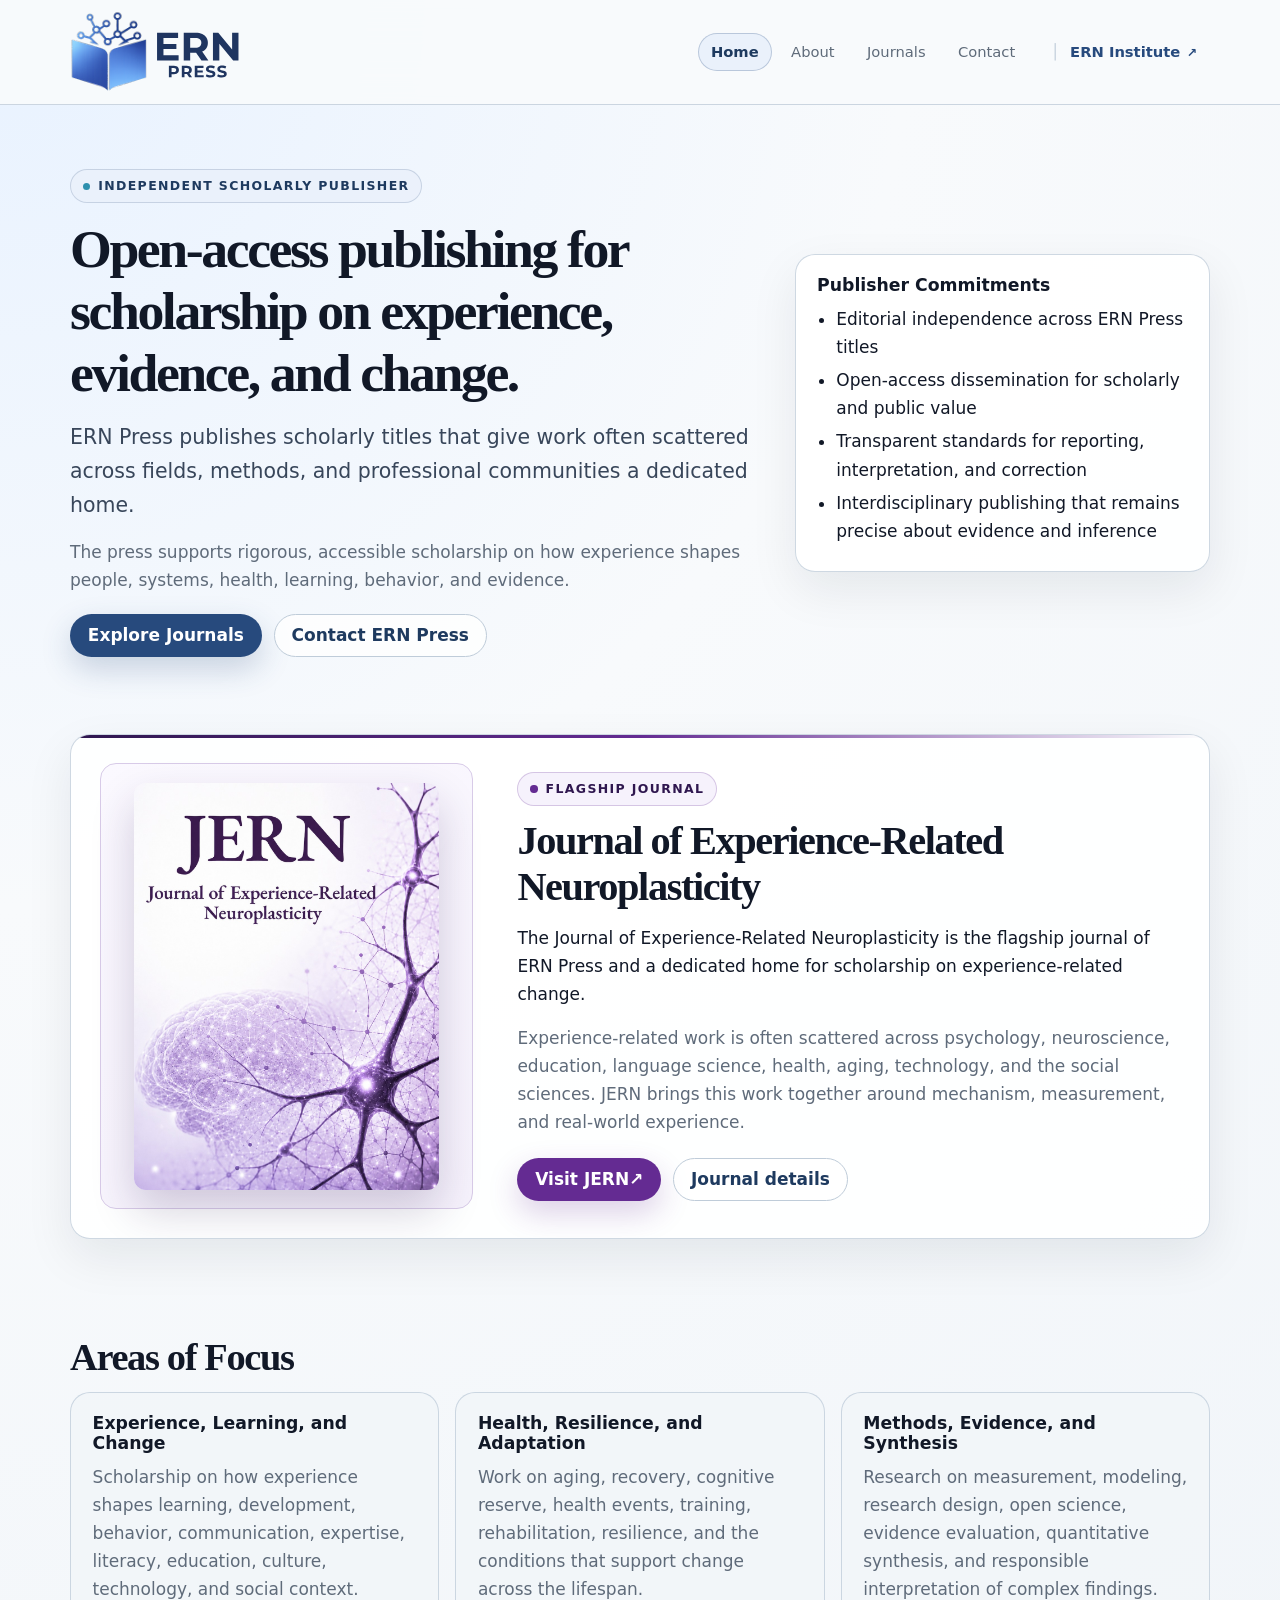
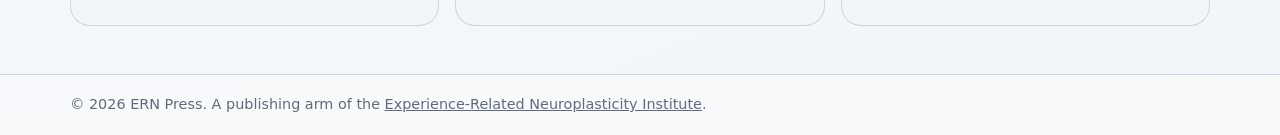
<file: index.html>
<!DOCTYPE html>
<html lang="en">
<head>
<!-- Google tag (gtag.js) -->
<script async src="https://www.googletagmanager.com/gtag/js?id=G-52X7VPVKVD"></script>
<script>
  window.dataLayer = window.dataLayer || [];
  function gtag(){dataLayer.push(arguments);}
  gtag('js', new Date());

  gtag('config', 'G-52X7VPVKVD');
</script>

<meta charset="utf-8">
<title>ERN Press | Independent Scholarly Publisher</title>
<meta name="viewport" content="width=device-width, initial-scale=1">
<meta name="description" content="ERN Press is an independent open-access scholarly publisher and a publishing arm of the Experience-Related Neuroplasticity Institute.">
<link rel="stylesheet" href="styles.css?v=20260807c">
<link rel="icon" type="image/png" href="images/favicon.png">
<link rel="apple-touch-icon" href="images/apple-touch-icon.png">
<link rel="canonical" href="https://ernpress.com/">
</head>
<body>
<div class="page">
<header class="header">
<div class="header-inner">
<a href="index.html" class="brand-link" aria-label="ERN Press home">
<div class="brand">
<img class="brand-logo" src="images/ERN_Press_Final.svg" alt="ERN Press logo">
</div>
</a>
<button class="nav-toggle" type="button" aria-controls="site-nav" aria-expanded="false">Menu</button>
<nav class="nav" id="site-nav" aria-label="Primary">
<a class="active" href="index.html" aria-current="page">Home</a>
<a href="about.html">About</a>
<a href="publishing.html">Journals</a>
<a href="contact.html">Contact</a>
<a class="nav-external" href="https://erninstitute.com/" aria-label="ERN Institute (external site)">ERN Institute <span class="nav-external-icon" aria-hidden="true">↗</span></a>
</nav>
</div>
</header>
<main>
<section class="section hero">
<div>
<div class="kicker"><span class="kicker-dot"></span><span>Independent scholarly publisher</span></div>
<h1>Open-access publishing for scholarship on experience, evidence, and change.</h1>
<p class="lead">ERN Press publishes scholarly titles that give work often scattered across fields, methods, and professional communities a dedicated home.</p>
<p class="muted">The press supports rigorous, accessible scholarship on how experience shapes people, systems, health, learning, behavior, and evidence.</p>
<div class="btn-row">
<a class="btn btn-primary" href="publishing.html">Explore Journals</a>
<a class="btn btn-outline" href="contact.html">Contact ERN Press</a>
</div>
</div>
<div class="card">
<h3>Publisher Commitments</h3>
<ul>
<li>Editorial independence across ERN Press titles</li>
<li>Open-access dissemination for scholarly and public value</li>
<li>Transparent standards for reporting, interpretation, and correction</li>
<li>Interdisciplinary publishing that remains precise about evidence and inference</li>
</ul>
</div>
</section>

<section class="section section-tight">
<div class="feature-card card jern-feature">
<div class="cover-panel">
<img class="journal-cover" src="images/JERN_Cover_Purple.jpg" alt="Journal of Experience-Related Neuroplasticity cover">
</div>
<div>
<div class="kicker"><span class="kicker-dot"></span><span>Flagship journal</span></div>
<h2>Journal of Experience-Related Neuroplasticity</h2>
<p>The Journal of Experience-Related Neuroplasticity is the flagship journal of ERN Press and a dedicated home for scholarship on experience-related change.</p>
<p class="muted">Experience-related work is often scattered across psychology, neuroscience, education, language science, health, aging, technology, and the social sciences. JERN brings this work together around mechanism, measurement, and real-world experience.</p>
<div class="btn-row">
<a class="btn btn-jern" href="https://jern.ernpress.com/">Visit JERN <span aria-hidden="true">↗</span></a>
<a class="btn btn-outline" href="publishing.html">Journal details</a>
</div>
</div>
</div>
</section>

<section class="section">
<h2>Areas of Focus</h2>
<div class="grid-3">
<div class="card card-soft">
<h3>Experience, Learning, and Change</h3>
<p class="muted">Scholarship on how experience shapes learning, development, behavior, communication, expertise, literacy, education, culture, technology, and social context.</p>
</div>
<div class="card card-soft">
<h3>Health, Resilience, and Adaptation</h3>
<p class="muted">Work on aging, recovery, cognitive reserve, health events, training, rehabilitation, resilience, and the conditions that support change across the lifespan.</p>
</div>
<div class="card card-soft">
<h3>Methods, Evidence, and Synthesis</h3>
<p class="muted">Research on measurement, modeling, research design, open science, evidence evaluation, quantitative synthesis, and responsible interpretation of complex findings.</p>
</div>
</div>
</section>
</main>
<footer class="footer">
<div class="footer-inner">
<span>© <span id="year"></span> ERN Press. A publishing arm of the <a href="https://erninstitute.com/">Experience-Related Neuroplasticity Institute</a>.</span>
</div>
</footer>
</div>
<script src="site.js"></script>
</body>
</html>
</file>
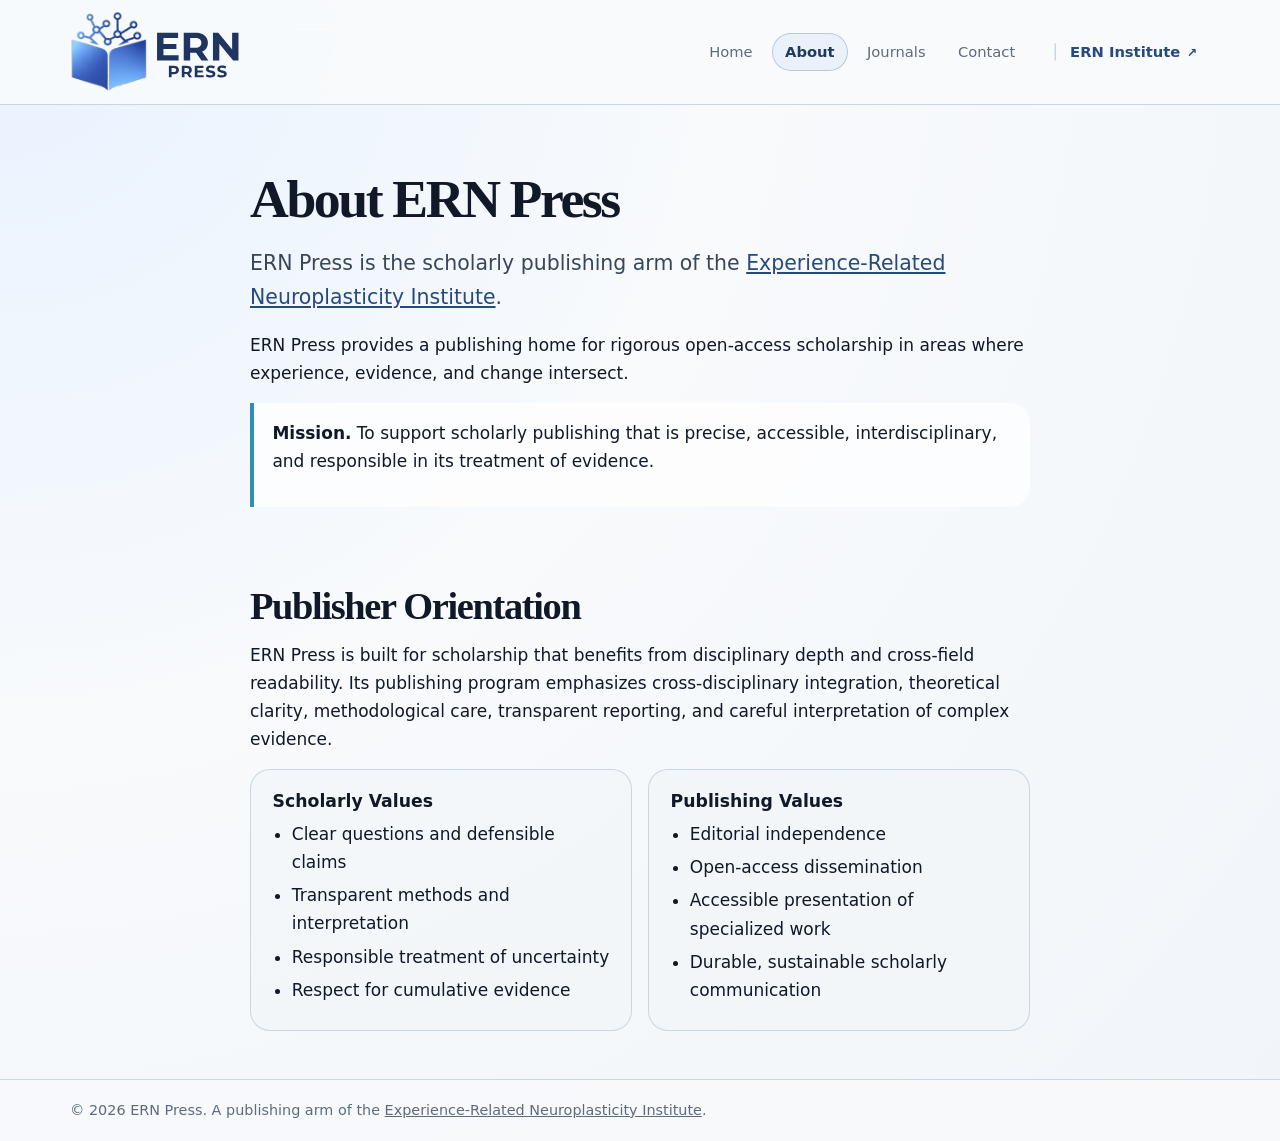
<file: about.html>
<!DOCTYPE html>
<html lang="en">
<head>
<!-- Google tag (gtag.js) -->
<script async src="https://www.googletagmanager.com/gtag/js?id=G-52X7VPVKVD"></script>
<script>
  window.dataLayer = window.dataLayer || [];
  function gtag(){dataLayer.push(arguments);}
  gtag('js', new Date());

  gtag('config', 'G-52X7VPVKVD');
</script>

<meta charset="utf-8">
<title>About | ERN Press</title>
<meta name="viewport" content="width=device-width, initial-scale=1">
<meta name="description" content="About ERN Press, the scholarly publishing arm of the Experience-Related Neuroplasticity Institute.">
<link rel="stylesheet" href="styles.css?v=20260807a">
<link rel="icon" type="image/png" href="images/favicon.png">
<link rel="apple-touch-icon" href="images/apple-touch-icon.png">
<link rel="canonical" href="https://ernpress.com/about.html">
</head>
<body>
<div class="page">
<header class="header">
<div class="header-inner">
<a href="index.html" class="brand-link" aria-label="ERN Press home">
<div class="brand">
<img class="brand-logo" src="images/ERN_Press_Final.svg" alt="ERN Press logo">
</div>
</a>
<button class="nav-toggle" type="button" aria-controls="site-nav" aria-expanded="false">Menu</button>
<nav class="nav" id="site-nav" aria-label="Primary">
<a href="index.html">Home</a>
<a class="active" href="about.html" aria-current="page">About</a>
<a href="publishing.html">Journals</a>
<a href="contact.html">Contact</a>
<a class="nav-external" href="https://erninstitute.com/" aria-label="ERN Institute (external site)">ERN Institute <span class="nav-external-icon" aria-hidden="true">↗</span></a>
</nav>
</div>
</header>
<main>
<section class="section section-narrow">
<h1>About ERN Press</h1>
<p class="lead">ERN Press is the scholarly publishing arm of the <a href="https://erninstitute.com/">Experience-Related Neuroplasticity Institute</a>.</p>
<p>ERN Press provides a publishing home for rigorous open-access scholarship in areas where experience, evidence, and change intersect.</p>
<div class="callout">
<p><strong>Mission.</strong> To support scholarly publishing that is precise, accessible, interdisciplinary, and responsible in its treatment of evidence.</p>
</div>
</section>

<section class="section section-narrow section-tight">
<h2>Publisher Orientation</h2>
<p>ERN Press is built for scholarship that benefits from disciplinary depth and cross-field readability. Its publishing program emphasizes cross-disciplinary integration, theoretical clarity, methodological care, transparent reporting, and careful interpretation of complex evidence.</p>
<div class="grid-2">
<div class="card card-soft">
<h3>Scholarly Values</h3>
<ul>
<li>Clear questions and defensible claims</li>
<li>Transparent methods and interpretation</li>
<li>Responsible treatment of uncertainty</li>
<li>Respect for cumulative evidence</li>
</ul>
</div>
<div class="card card-soft">
<h3>Publishing Values</h3>
<ul>
<li>Editorial independence</li>
<li>Open-access dissemination</li>
<li>Accessible presentation of specialized work</li>
<li>Durable, sustainable scholarly communication</li>
</ul>
</div>
</div>
</section>

</main>
<footer class="footer">
<div class="footer-inner">
<span>© <span id="year"></span> ERN Press. A publishing arm of the <a href="https://erninstitute.com/">Experience-Related Neuroplasticity Institute</a>.</span>
</div>
</footer>
</div>
<script src="site.js"></script>
</body>
</html>
</file>
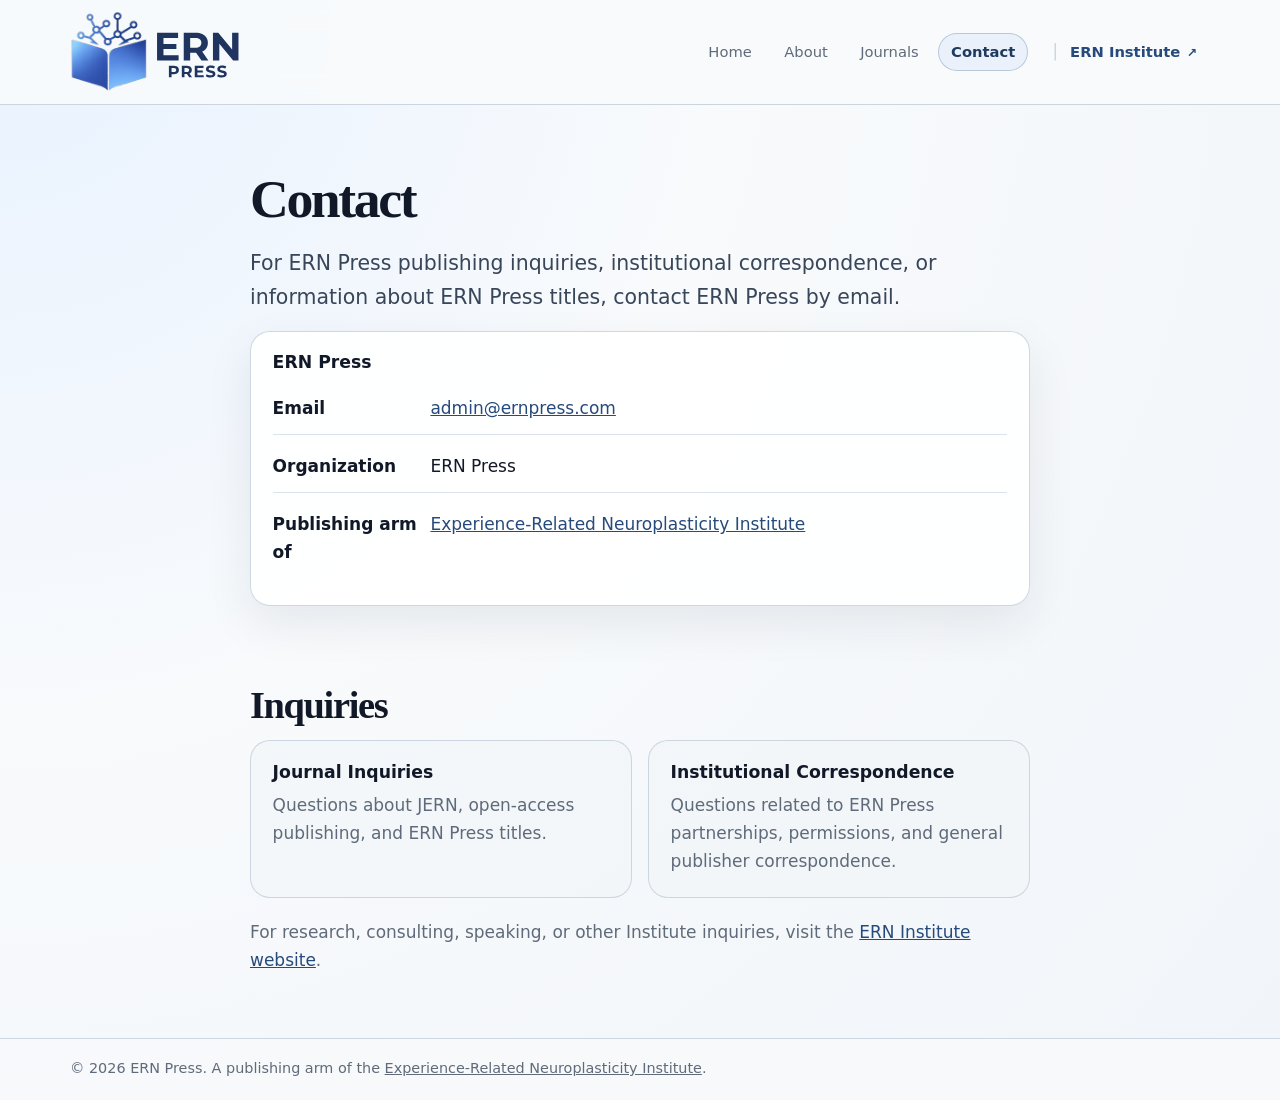
<file: contact.html>
<!DOCTYPE html>
<html lang="en">
<head>
<!-- Google tag (gtag.js) -->
<script async src="https://www.googletagmanager.com/gtag/js?id=G-52X7VPVKVD"></script>
<script>
  window.dataLayer = window.dataLayer || [];
  function gtag(){dataLayer.push(arguments);}
  gtag('js', new Date());

  gtag('config', 'G-52X7VPVKVD');
</script>

<meta charset="utf-8">
<title>Contact | ERN Press</title>
<meta name="viewport" content="width=device-width, initial-scale=1">
<meta name="description" content="Contact ERN Press for publishing inquiries, institutional correspondence, and information about ERN Press titles.">
<link rel="stylesheet" href="styles.css?v=20260807a">
<link rel="icon" type="image/png" href="images/favicon.png">
<link rel="apple-touch-icon" href="images/apple-touch-icon.png">
<link rel="canonical" href="https://ernpress.com/contact.html">
</head>
<body>
<div class="page">
<header class="header">
<div class="header-inner">
<a href="index.html" class="brand-link" aria-label="ERN Press home">
<div class="brand">
<img class="brand-logo" src="images/ERN_Press_Final.svg" alt="ERN Press logo">
</div>
</a>
<button class="nav-toggle" type="button" aria-controls="site-nav" aria-expanded="false">Menu</button>
<nav class="nav" id="site-nav" aria-label="Primary">
<a href="index.html">Home</a>
<a href="about.html">About</a>
<a href="publishing.html">Journals</a>
<a class="active" href="contact.html" aria-current="page">Contact</a>
<a class="nav-external" href="https://erninstitute.com/" aria-label="ERN Institute (external site)">ERN Institute <span class="nav-external-icon" aria-hidden="true">↗</span></a>
</nav>
</div>
</header>
<main>
<section class="section section-narrow">
<h1>Contact</h1>
<p class="lead">For ERN Press publishing inquiries, institutional correspondence, or information about ERN Press titles, contact ERN Press by email.</p>
<div class="card">
<h3>ERN Press</h3>
<ul class="info-list">
<li><span class="info-label">Email</span><span><a href="mailto:admin@ernpress.com">admin@ernpress.com</a></span></li>
<li><span class="info-label">Organization</span><span>ERN Press</span></li>
<li><span class="info-label">Publishing arm of</span><span><a href="https://erninstitute.com/">Experience-Related Neuroplasticity Institute</a></span></li>
</ul>
</div>
</section>

<section class="section section-narrow section-tight">
<h2>Inquiries</h2>
<div class="grid-2">
<div class="card card-soft">
<h3>Journal Inquiries</h3>
<p class="muted">Questions about JERN, open-access publishing, and ERN Press titles.</p>
</div>
<div class="card card-soft">
<h3>Institutional Correspondence</h3>
<p class="muted">Questions related to ERN Press partnerships, permissions, and general publisher correspondence.</p>
</div>
</div>
<p class="related-site-note">For research, consulting, speaking, or other Institute inquiries, visit the <a href="https://erninstitute.com/">ERN Institute website</a>.</p>
</section>
</main>
<footer class="footer">
<div class="footer-inner">
<span>© <span id="year"></span> ERN Press. A publishing arm of the <a href="https://erninstitute.com/">Experience-Related Neuroplasticity Institute</a>.</span>
</div>
</footer>
</div>
<script src="site.js"></script>
</body>
</html>
</file>
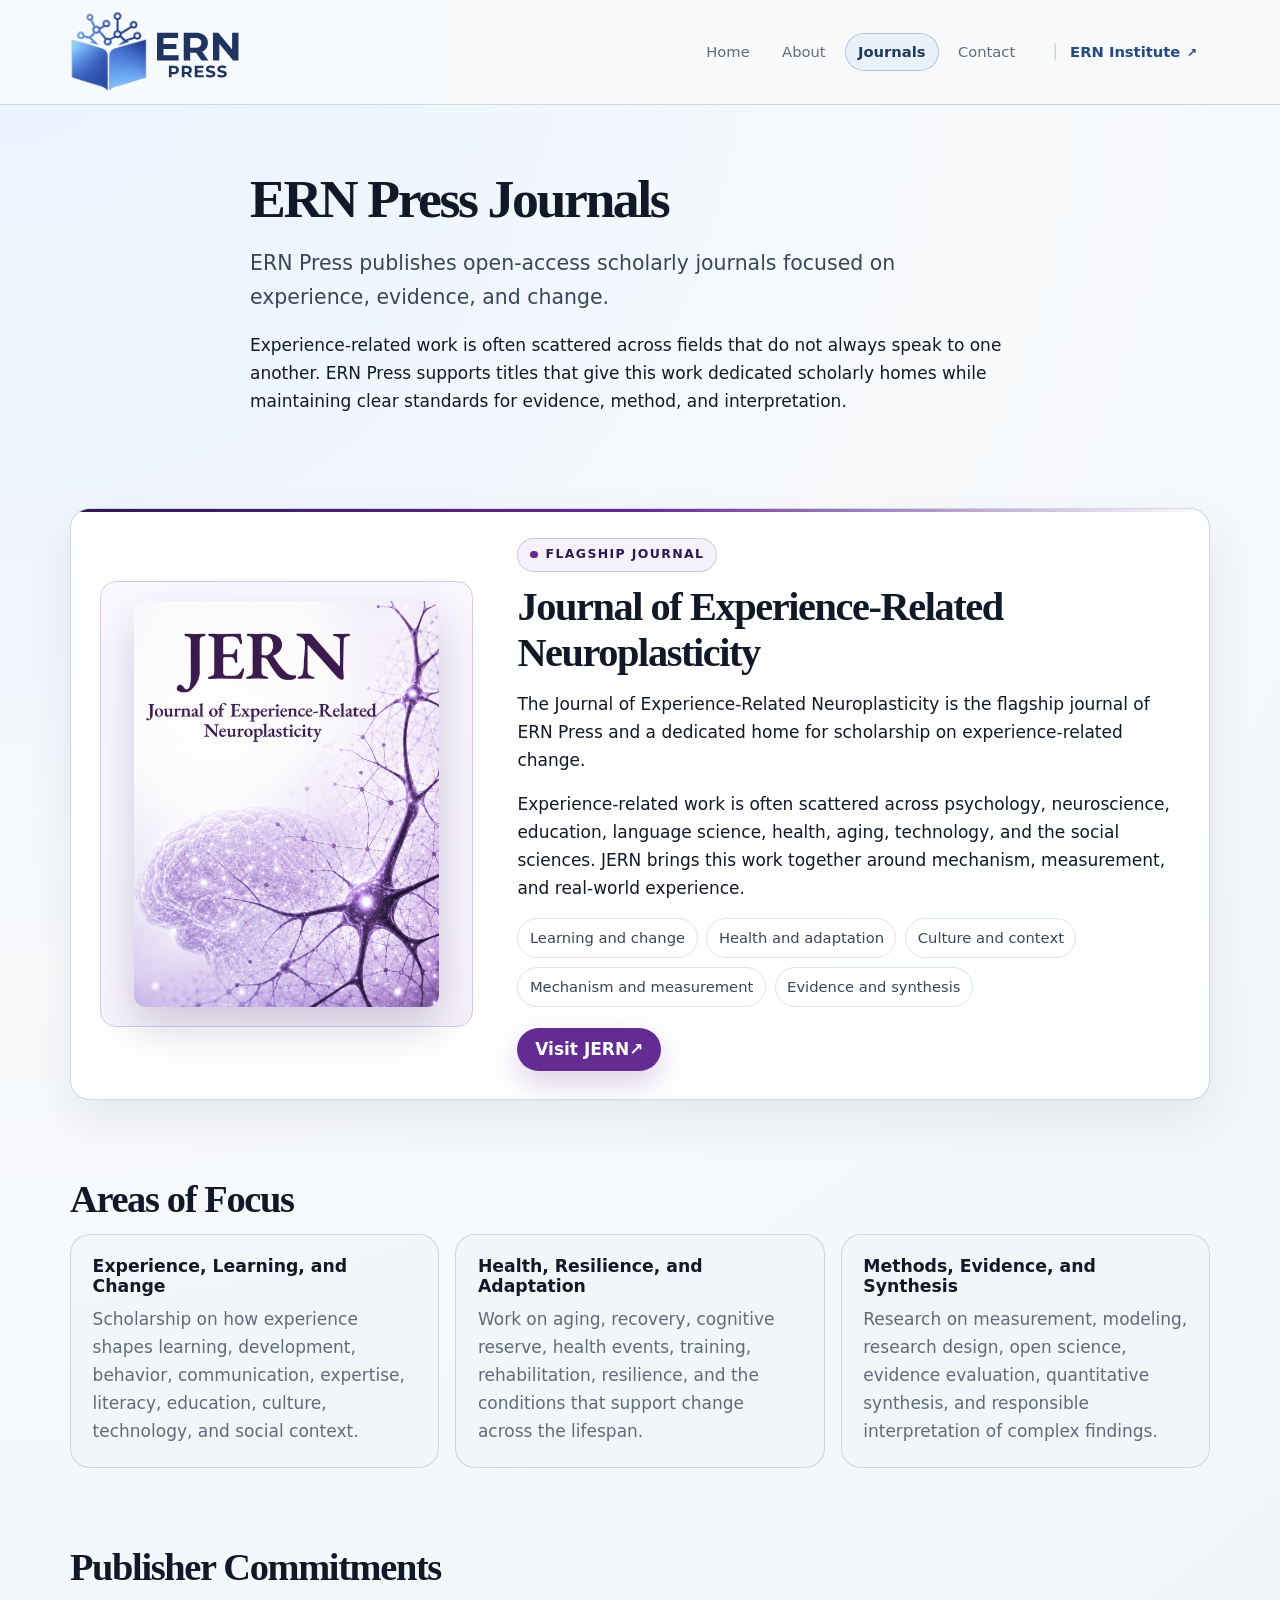
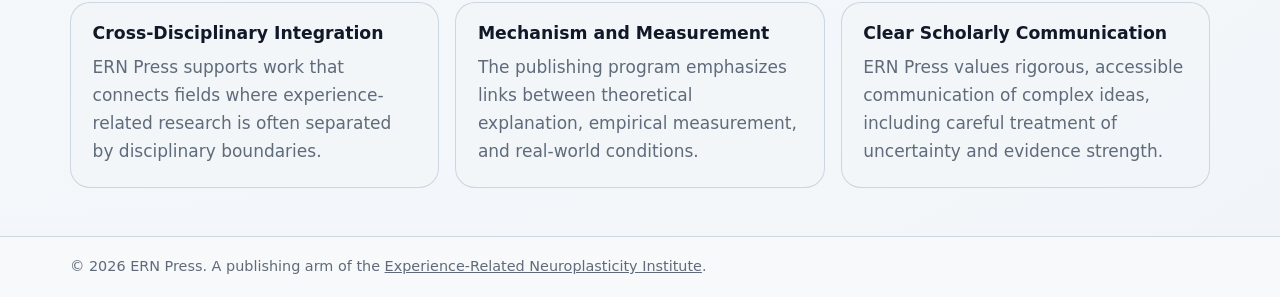
<file: publishing.html>
<!DOCTYPE html>
<html lang="en">
<head>
<!-- Google tag (gtag.js) -->
<script async src="https://www.googletagmanager.com/gtag/js?id=G-52X7VPVKVD"></script>
<script>
  window.dataLayer = window.dataLayer || [];
  function gtag(){dataLayer.push(arguments);}
  gtag('js', new Date());

  gtag('config', 'G-52X7VPVKVD');
</script>

<meta charset="utf-8">
<title>Journals | ERN Press</title>
<meta name="viewport" content="width=device-width, initial-scale=1">
<meta name="description" content="ERN Press journals, including the Journal of Experience-Related Neuroplasticity.">
<link rel="stylesheet" href="styles.css?v=20260807c">
<link rel="icon" type="image/png" href="images/favicon.png">
<link rel="apple-touch-icon" href="images/apple-touch-icon.png">
<link rel="canonical" href="https://ernpress.com/publishing.html">
</head>
<body>
<div class="page">
<header class="header">
<div class="header-inner">
<a href="index.html" class="brand-link" aria-label="ERN Press home">
<div class="brand">
<img class="brand-logo" src="images/ERN_Press_Final.svg" alt="ERN Press logo">
</div>
</a>
<button class="nav-toggle" type="button" aria-controls="site-nav" aria-expanded="false">Menu</button>
<nav class="nav" id="site-nav" aria-label="Primary">
<a href="index.html">Home</a>
<a href="about.html">About</a>
<a class="active" href="publishing.html" aria-current="page">Journals</a>
<a href="contact.html">Contact</a>
<a class="nav-external" href="https://erninstitute.com/" aria-label="ERN Institute (external site)">ERN Institute <span class="nav-external-icon" aria-hidden="true">↗</span></a>
</nav>
</div>
</header>
<main>
<section class="section section-narrow">
<h1>ERN Press Journals</h1>
<p class="lead">ERN Press publishes open-access scholarly journals focused on experience, evidence, and change.</p>
<p>Experience-related work is often scattered across fields that do not always speak to one another. ERN Press supports titles that give this work dedicated scholarly homes while maintaining clear standards for evidence, method, and interpretation.</p>
</section>

<section class="section section-tight">
<div class="feature-card card jern-feature">
<div class="cover-panel">
<img class="journal-cover" src="images/JERN_Cover_Purple.jpg" alt="Journal of Experience-Related Neuroplasticity cover">
</div>
<div>
<div class="kicker"><span class="kicker-dot"></span><span>Flagship journal</span></div>
<h2>Journal of Experience-Related Neuroplasticity</h2>
<p>The Journal of Experience-Related Neuroplasticity is the flagship journal of ERN Press and a dedicated home for scholarship on experience-related change.</p>
<p>Experience-related work is often scattered across psychology, neuroscience, education, language science, health, aging, technology, and the social sciences. JERN brings this work together around mechanism, measurement, and real-world experience.</p>
<ul class="pill-list">
<li>Learning and change</li>
<li>Health and adaptation</li>
<li>Culture and context</li>
<li>Mechanism and measurement</li>
<li>Evidence and synthesis</li>
</ul>
<div class="btn-row">
<a class="btn btn-jern" href="https://jern.ernpress.com/">Visit JERN <span aria-hidden="true">↗</span></a>
</div>
</div>
</div>
</section>

<section class="section section-tight">
<h2>Areas of Focus</h2>
<div class="grid-3">
<div class="card card-soft">
<h3>Experience, Learning, and Change</h3>
<p class="muted">Scholarship on how experience shapes learning, development, behavior, communication, expertise, literacy, education, culture, technology, and social context.</p>
</div>
<div class="card card-soft">
<h3>Health, Resilience, and Adaptation</h3>
<p class="muted">Work on aging, recovery, cognitive reserve, health events, training, rehabilitation, resilience, and the conditions that support change across the lifespan.</p>
</div>
<div class="card card-soft">
<h3>Methods, Evidence, and Synthesis</h3>
<p class="muted">Research on measurement, modeling, research design, open science, evidence evaluation, quantitative synthesis, and responsible interpretation of complex findings.</p>
</div>
</div>
</section>

<section class="section section-tight">
<h2>Publisher Commitments</h2>
<div class="grid-3">
<div class="card card-soft">
<h3>Cross-Disciplinary Integration</h3>
<p class="muted">ERN Press supports work that connects fields where experience-related research is often separated by disciplinary boundaries.</p>
</div>
<div class="card card-soft">
<h3>Mechanism and Measurement</h3>
<p class="muted">The publishing program emphasizes links between theoretical explanation, empirical measurement, and real-world conditions.</p>
</div>
<div class="card card-soft">
<h3>Clear Scholarly Communication</h3>
<p class="muted">ERN Press values rigorous, accessible communication of complex ideas, including careful treatment of uncertainty and evidence strength.</p>
</div>
</div>
</section>
</main>
<footer class="footer">
<div class="footer-inner">
<span>© <span id="year"></span> ERN Press. A publishing arm of the <a href="https://erninstitute.com/">Experience-Related Neuroplasticity Institute</a>.</span>
</div>
</footer>
</div>
<script src="site.js"></script>
</body>
</html>
</file>
<file: styles.css>
:root {
  --bg: #f8fafc;
  --surface: #ffffff;
  --surface-soft: #f1f5f9;
  --border: #dbe3ee;
  --border-strong: #bfccd9;
  --text: #111827;
  --muted: #5f6b7a;
  --accent: #274A7D;
  --accent-dark: #1e3a5f;
  --accent-soft: #eaf1fb;
  --accent-cyan: #2d90ae;
  --jern-violet: #642B92;
  --jern-aubergine: #2F174F;
  --jern-wordmark: #321F4F;
  --jern-lavender: #F6F2FC;
  --jern-lilac: #D8CBE8;
  --max-width: 1180px;
  --radius: 20px;
  --radius-pill: 999px;
  --shadow: 0 18px 48px rgba(15, 23, 42, 0.08);
}

* { box-sizing: border-box; }

html {
  margin: 0;
  padding: 0;
  overflow-x: hidden;
  overflow-y: scroll;
}

body {
  margin: 0;
  padding: 0;
  font-family: system-ui, -apple-system, BlinkMacSystemFont, "Segoe UI", sans-serif;
  background: radial-gradient(circle at top left, #e8f2ff 0, #f8fafc 42%, #f1f5f9 100%);
  color: var(--text);
  font-size: 17px;
  line-height: 1.65;
}

img { max-width: 100%; }

a { color: var(--accent); }

a:hover { color: var(--accent-dark); }

.page {
  min-height: 100vh;
  display: flex;
  flex-direction: column;
}

main { flex: 1; }

.header {
  position: sticky;
  top: 0;
  z-index: 20;
  backdrop-filter: blur(18px);
  background: rgba(248, 250, 252, 0.94);
  border-bottom: 1px solid rgba(191, 204, 217, 0.78);
}

.header-inner {
  max-width: var(--max-width);
  margin: 0 auto;
  padding: 0.7rem 1.25rem;
  display: flex;
  align-items: center;
  justify-content: space-between;
  gap: 1.25rem;
}

.brand-link {
  text-decoration: none;
  color: inherit;
  min-width: 0;
}

.brand {
  display: flex;
  align-items: center;
  gap: 0.9rem;
  min-width: 0;
}

.brand-logo {
  height: 82px;
  width: auto;
  display: block;
}

.brand-text {
  display: flex;
  flex-direction: column;
  line-height: 1.12;
}

.brand-line-1 {
  font-family: Georgia, "Times New Roman", serif;
  font-size: 1.1rem;
  font-weight: 700;
  letter-spacing: 0.08em;
  text-transform: uppercase;
  color: var(--text);
}

.brand-line-2 {
  font-size: 0.78rem;
  color: var(--muted);
  letter-spacing: 0.04em;
  text-transform: uppercase;
}

.nav {
  display: flex;
  flex-wrap: wrap;
  gap: 0.4rem;
  align-items: center;
  justify-content: flex-end;
  font-size: 0.92rem;
}

.nav a {
  text-decoration: none;
  color: var(--muted);
  padding: 0.38rem 0.75rem;
  border: 1px solid transparent;
  border-radius: var(--radius-pill);
}

.nav a:hover {
  color: var(--text);
  background: rgba(255, 255, 255, 0.92);
  border-color: var(--border);
}

.nav a.active {
  color: var(--accent-dark);
  background: var(--accent-soft);
  border-color: rgba(39, 74, 125, 0.25);
  font-weight: 650;
}

.nav a.nav-external {
  color: var(--accent);
  font-weight: 650;
  margin-left: 0.2rem;
}

.nav a.nav-external::before {
  content: "│";
  color: var(--border-strong);
  font-weight: 400;
  margin-right: 0.65rem;
}

.nav a.nav-external:hover {
  color: var(--accent-dark);
  background: var(--accent-soft);
  border-color: rgba(39, 74, 125, 0.32);
}

.nav-external-icon {
  display: inline-block;
  font-size: 0.84em;
  margin-left: 0.08rem;
  transform: translateY(-0.04em);
}

.nav-toggle {
  display: none;
  border: 1px solid var(--border-strong);
  background: var(--surface);
  color: var(--text);
  border-radius: var(--radius-pill);
  padding: 0.45rem 0.8rem;
  font: inherit;
  font-weight: 650;
}

.section {
  max-width: var(--max-width);
  margin: 0 auto;
  padding: 3rem 1.25rem;
}

.section-tight { padding-top: 1.8rem; }

.section-narrow { max-width: 820px; }

.hero {
  display: grid;
  grid-template-columns: minmax(0, 1.25fr) minmax(300px, 0.75fr);
  gap: 2rem;
  align-items: center;
  padding-top: 4rem;
}

.kicker {
  display: inline-flex;
  align-items: center;
  gap: 0.5rem;
  font-size: 0.78rem;
  font-weight: 750;
  letter-spacing: 0.11em;
  text-transform: uppercase;
  color: var(--accent-dark);
  background: rgba(234, 241, 251, 0.88);
  border: 1px solid rgba(39, 74, 125, 0.18);
  border-radius: var(--radius-pill);
  padding: 0.36rem 0.74rem;
}

.kicker-dot {
  width: 0.46rem;
  height: 0.46rem;
  border-radius: 50%;
  background: var(--accent-cyan);
}

h1, h2, h3 {
  line-height: 1.15;
  margin-top: 0;
  color: var(--text);
}

h1 {
  font-family: Georgia, "Times New Roman", serif;
  font-size: clamp(2.25rem, 4.2vw, 3.9rem);
  letter-spacing: -0.045em;
  margin: 1rem 0 1rem;
}

h2 {
  font-family: Georgia, "Times New Roman", serif;
  font-size: clamp(1.7rem, 3vw, 2.45rem);
  letter-spacing: -0.035em;
  margin-bottom: 0.8rem;
}

h3 {
  font-size: 1.08rem;
  margin-bottom: 0.55rem;
}

p { margin: 0 0 1rem; }

.lead {
  font-size: clamp(1.08rem, 2vw, 1.28rem);
  color: #38465a;
  max-width: 760px;
}

.muted { color: var(--muted); }

.small { font-size: 0.92rem; }

.btn-row {
  display: flex;
  flex-wrap: wrap;
  gap: 0.75rem;
  align-items: center;
  margin-top: 1.25rem;
}

.btn {
  display: inline-flex;
  align-items: center;
  justify-content: center;
  min-height: 2.65rem;
  padding: 0.68rem 1.05rem;
  border-radius: var(--radius-pill);
  text-decoration: none;
  border: 1px solid transparent;
  font-weight: 750;
  line-height: 1.1;
}

.btn-primary {
  background: var(--accent);
  color: white;
  box-shadow: 0 12px 30px rgba(39, 74, 125, 0.22);
}

.btn-primary:hover { color: white; background: var(--accent-dark); }

.btn-jern {
  background: var(--jern-violet);
  color: white;
  box-shadow: 0 12px 30px rgba(100, 43, 146, 0.22);
}

.btn-jern:hover {
  color: white;
  background: var(--jern-aubergine);
}

.btn-outline {
  background: rgba(255, 255, 255, 0.8);
  color: var(--accent-dark);
  border-color: var(--border-strong);
}

.btn-outline:hover { background: white; color: var(--accent-dark); }

.btn-disabled {
  background: var(--surface-soft);
  color: var(--muted);
  border-color: var(--border);
  cursor: default;
}

.card {
  background: rgba(255, 255, 255, 0.9);
  border: 1px solid rgba(191, 204, 217, 0.76);
  border-radius: var(--radius);
  box-shadow: var(--shadow);
  padding: 1.35rem;
}

.card-soft {
  background: rgba(241, 245, 249, 0.72);
  box-shadow: none;
}

.card h3:last-child,
.card p:last-child,
.card ul:last-child { margin-bottom: 0; }

.grid-2 {
  display: grid;
  grid-template-columns: repeat(2, minmax(0, 1fr));
  gap: 1rem;
}

.grid-3 {
  display: grid;
  grid-template-columns: repeat(3, minmax(0, 1fr));
  gap: 1rem;
}

 .feature-card {
  display: grid;
  grid-template-columns: minmax(285px, 0.72fr) minmax(0, 1.28fr);
  gap: clamp(1.75rem, 3.5vw, 3rem);
  align-items: center;
}

/* JERN keeps its own purple journal identity inside the ERN Press system. */
.jern-feature {
  position: relative;
  overflow: hidden;
  padding: clamp(1.25rem, 2.4vw, 1.8rem);
}

.jern-feature::before {
  content: "";
  position: absolute;
  inset: 0 0 auto 0;
  height: 3px;
  background: linear-gradient(90deg, var(--jern-aubergine), var(--jern-violet), rgba(100, 43, 146, 0));
}

.cover-panel {
  display: flex;
  align-items: center;
  justify-content: center;
  min-height: 410px;
  padding: clamp(0.8rem, 1.8vw, 1.15rem);
  background: linear-gradient(145deg, #fbf9ff 0%, var(--jern-lavender) 100%);
  border: 1px solid var(--jern-lilac);
  border-radius: calc(var(--radius) - 4px);
}

.journal-cover {
  display: block;
  width: min(100%, 305px);
  height: auto;
  border-radius: 12px;
  box-shadow: 0 20px 44px rgba(47, 23, 79, 0.20);
}

.jern-feature .kicker {
  color: var(--jern-aubergine);
  background: rgba(246, 242, 252, 0.94);
  border-color: rgba(100, 43, 146, 0.22);
}

.jern-feature .kicker-dot {
  background: var(--jern-violet);
}

.jern-feature h2 {
  font-size: clamp(1.9rem, 3.15vw, 2.7rem);
  margin-top: 0.75rem;
  margin-bottom: 0.85rem;
}

.jern-feature .btn-row {
  margin-top: 1.35rem;
}

ul {
  padding-left: 1.2rem;
  margin-top: 0.4rem;
}

li { margin: 0.32rem 0; }

.pill-list {
  display: flex;
  flex-wrap: wrap;
  gap: 0.55rem;
  padding: 0;
  margin: 1rem 0 0;
  list-style: none;
}

.pill-list li {
  margin: 0;
  padding: 0.42rem 0.72rem;
  border: 1px solid var(--border);
  border-radius: var(--radius-pill);
  background: rgba(255, 255, 255, 0.82);
  color: #38465a;
  font-size: 0.92rem;
}

.info-list {
  list-style: none;
  padding: 0;
  margin: 0;
}

.info-list li {
  display: grid;
  grid-template-columns: 145px minmax(0, 1fr);
  gap: 0.8rem;
  padding: 0.75rem 0;
  border-bottom: 1px solid var(--border);
}

.info-list li:last-child { border-bottom: 0; }

.info-label {
  font-weight: 750;
  color: var(--text);
}

.callout {
  border-left: 4px solid var(--accent-cyan);
  padding: 1rem 1.15rem;
  background: rgba(255, 255, 255, 0.72);
  border-radius: 0 var(--radius) var(--radius) 0;
}

.footer {
  border-top: 1px solid rgba(191, 204, 217, 0.75);
  background: rgba(248, 250, 252, 0.9);
}

.footer-inner {
  max-width: var(--max-width);
  margin: 0 auto;
  padding: 1.15rem 1.25rem;
  display: flex;
  justify-content: space-between;
  gap: 1rem;
  color: var(--muted);
  font-size: 0.9rem;
}

.footer a {
  color: inherit;
}

.footer a:hover {
  color: var(--accent-dark);
}

.related-site-note {
  margin-top: 1.25rem;
  color: var(--muted);
}

@media (max-width: 900px) {
  .hero,
  .feature-card,
  .grid-2,
  .grid-3 {
    grid-template-columns: 1fr;
  }

  .hero { padding-top: 2.5rem; }

  .brand-logo { height: 64px; }
}

@media (max-width: 760px) {
  .header-inner {
    align-items: center;
  }

  .brand-text { display: none; }

  .nav-toggle { display: inline-flex; }

  .nav {
    display: none;
    position: absolute;
    left: 1rem;
    right: 1rem;
    top: calc(100% + 0.4rem);
    padding: 0.75rem;
    background: rgba(255, 255, 255, 0.98);
    border: 1px solid var(--border-strong);
    border-radius: 18px;
    box-shadow: var(--shadow);
  }

  body.nav-open .nav { display: grid; }

  .nav a { width: 100%; }

  .nav a.nav-external {
    margin: 0.25rem 0 0;
    padding-top: 0.75rem;
    border-top-color: var(--border);
  }

  .nav a.nav-external::before {
    content: none;
  }

  .footer-inner {
    flex-direction: column;
  }

  .info-list li {
    grid-template-columns: 1fr;
    gap: 0.2rem;
  }
}


@media (max-width: 820px) {
  .jern-feature {
    grid-template-columns: 1fr;
  }

  .cover-panel {
    min-height: 0;
    padding: 1rem;
  }

  .journal-cover {
    width: min(100%, 290px);
  }
}
</file>
